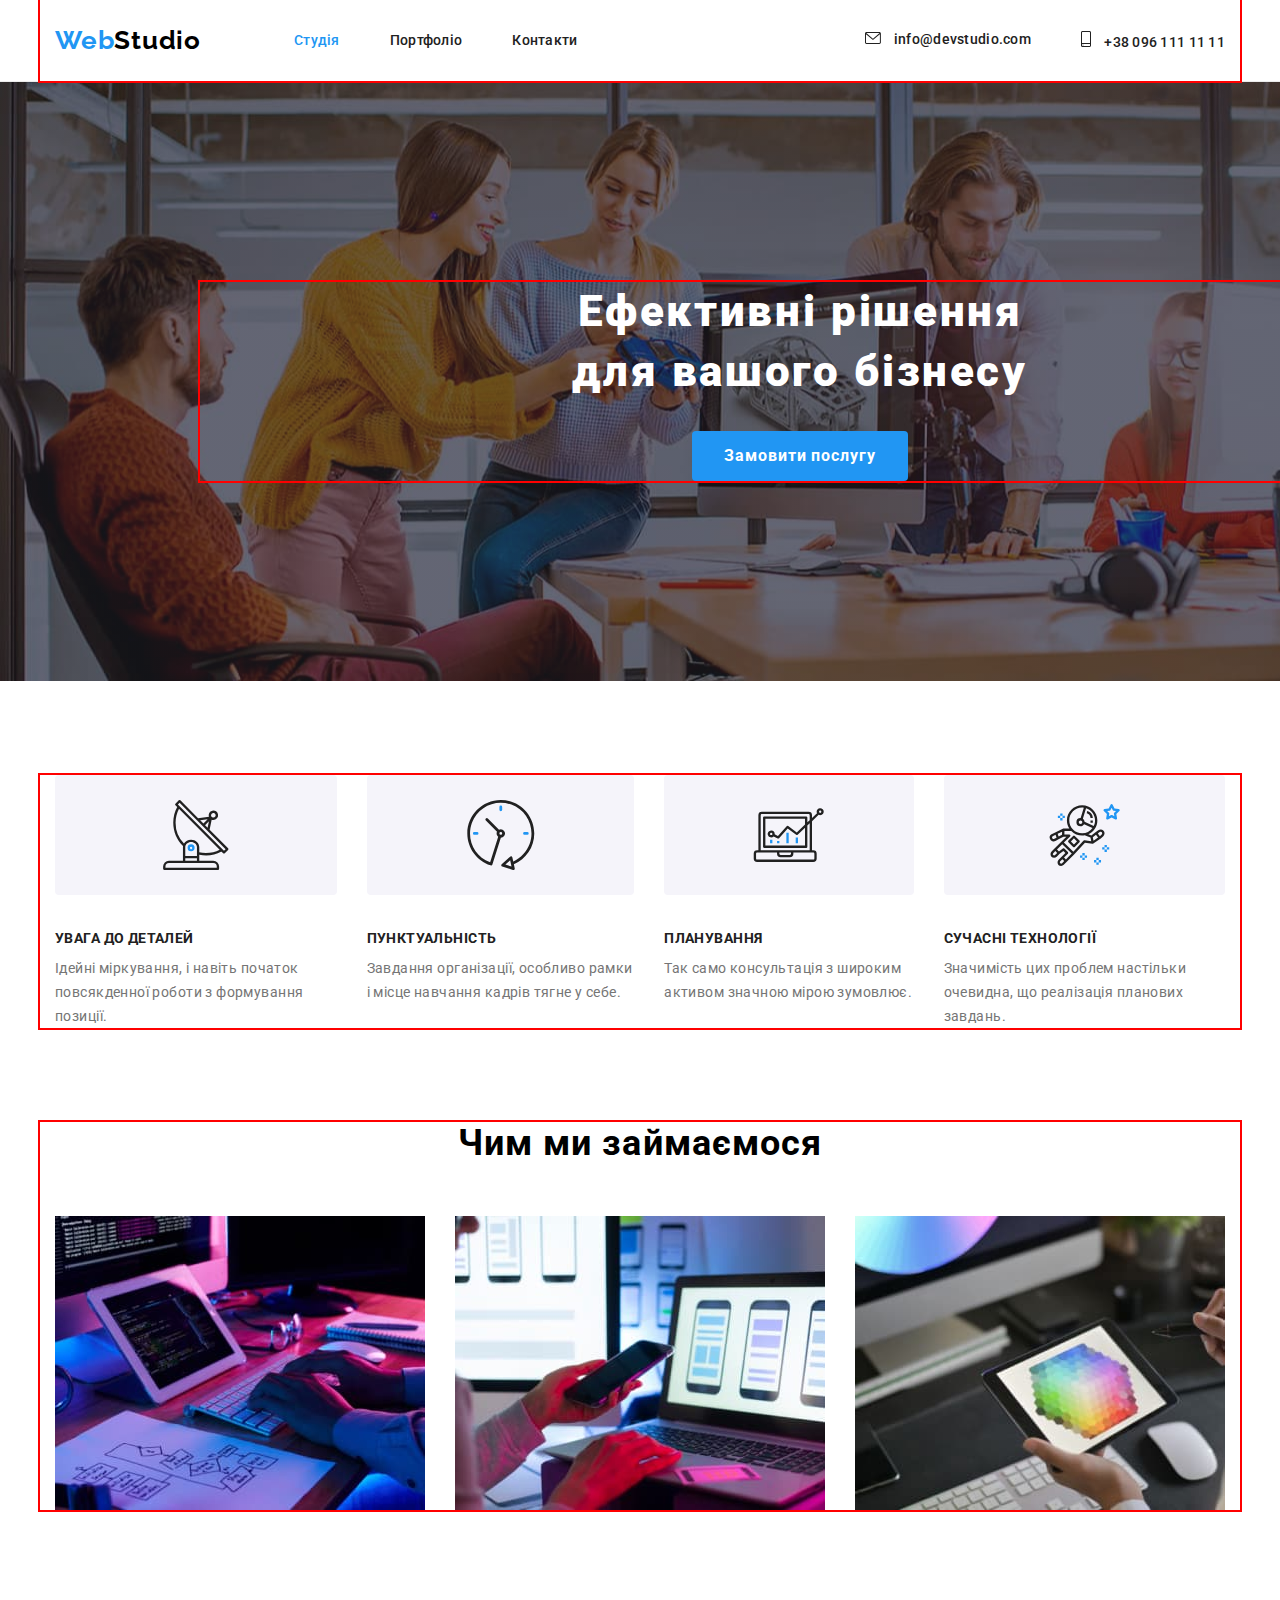
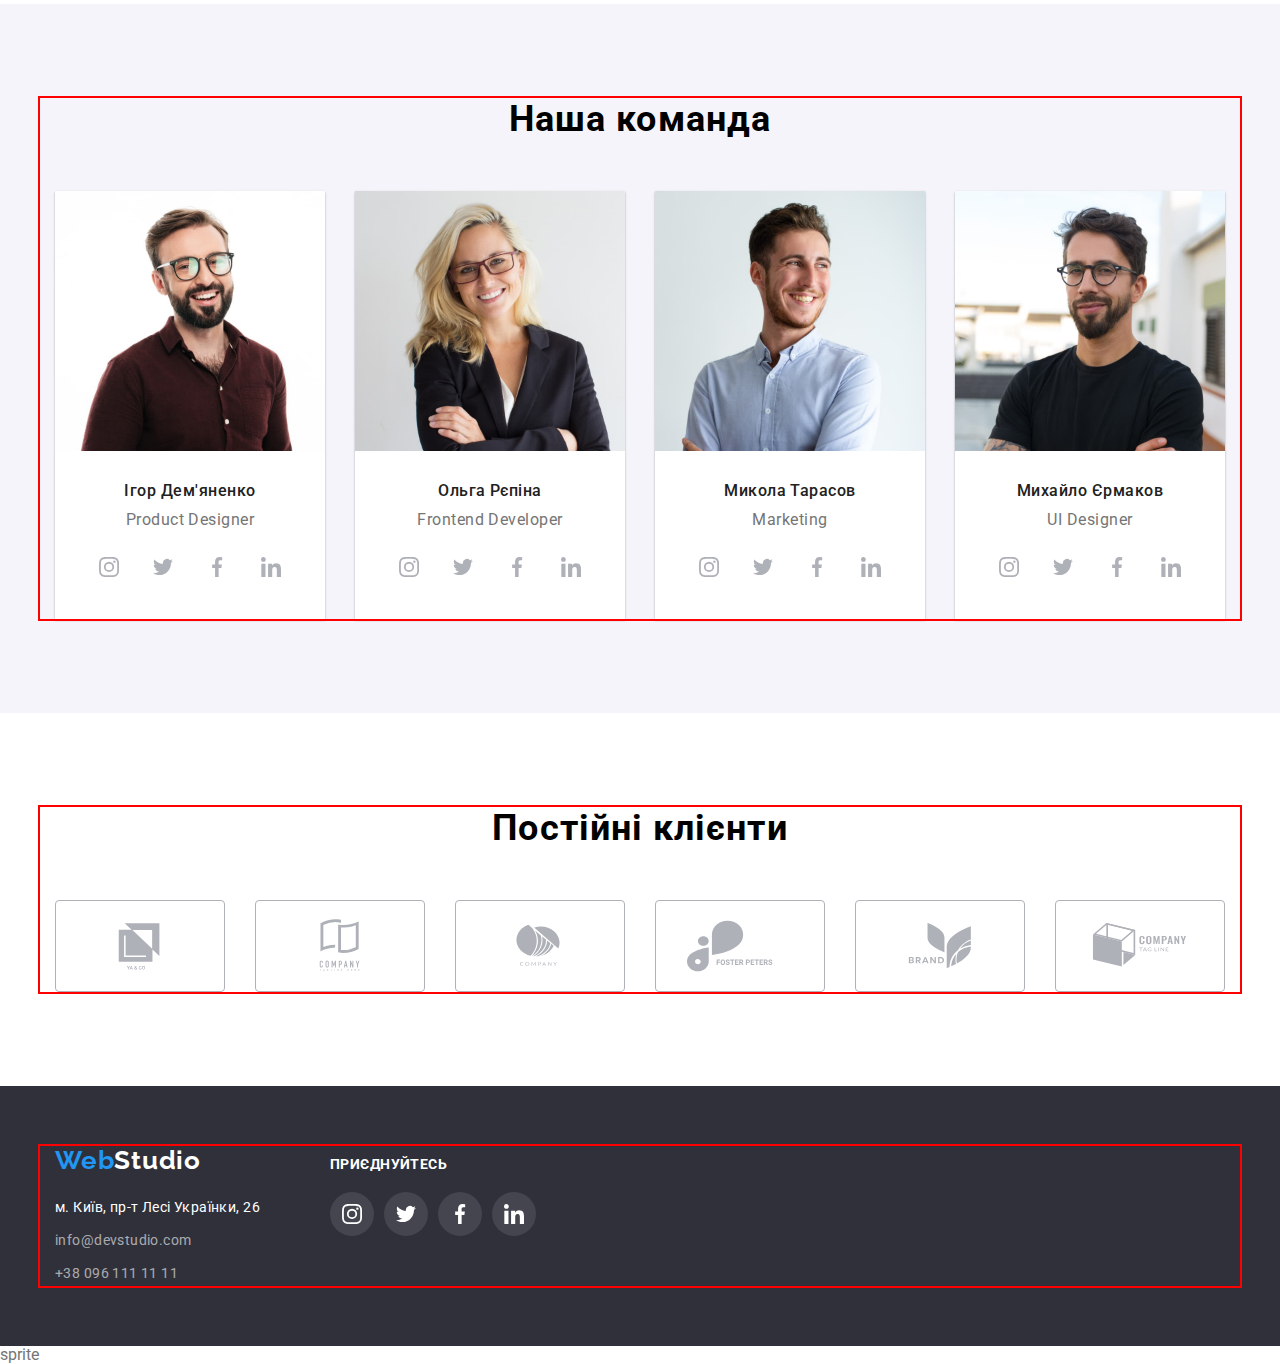
<file: index.html>
<!DOCTYPE html>
<html lang="en">

<head>
  <meta charset="UTF-8">
  <meta name="viewport" content="width=device-width, initial-scale=1.0">
  <link rel="preconnect" href="https://fonts.googleapis.com">
  <link rel="preconnect" href="https://fonts.gstatic.com" crossorigin>
  <link href="https://fonts.googleapis.com/css2?family=Raleway:wght@700&family=Roboto:wght@400;500;700;900&display=swap"
    rel="stylesheet">
  <title>hw4</title>
  <link rel="stylesheet" href="https://cdnjs.cloudflare.com/ajax/libs/modern-normalize/2.0.0/modern-normalize.min.css">
  <link rel="stylesheet" href="./css/styles.css">
</head>

<body>

  <!-- header -->
  <header class="head">

    <div class="head-container container">

      <a class="logo" href="./index.html"><span class="logo-blue">Web</span>Studio</a>

      <nav class="head-nav ">
        <ul class="nav-sait">
          <li><a class="sait-link current" href="./index.html">Студія</a></li>
          <li><a class="sait-link" href="./portfolio.html">Портфоліо</a></li>
          <li><a class="sait-link" href="#contact">Контакти</a></li>
        </ul>
      </nav>

      <ul class="head-contact">
        <li>
          <a class="contact-link" href="mailto:info@devstudio.com">
            <svg class="contact-icon" width="16" height="12">
              <use href="./svg/sprite.svg#envelope"></use>
            </svg>
            info@devstudio.com
          </a>
        </li>
        <li>
          <a class="contact-link" href="tel:+380961111111">
            <svg class="contact-icon" width="10" height="16">
              <use href="./svg/sprite.svg#smartphone"></use>
            </svg>
            +38 096 111 11 11
          </a>
        </li>
      </ul>

    </div>

  </header>

  <!-- main -->
  <main>

    <!-- hero -->

    <section class="hero">

      <div class="container">
        <h1 class="hero-title">Ефективні рішення <br> для вашого бізнесу</h1>
        <button class="hero-btn button primary" type="button">Замовити послугу</button>
      </div>

    </section>

    <!-- quality -->
    <section class="quality section">

      <div class="quality-container container">

        <!--h2 скрыт  на стилизации-->
        <h2 class="visually-hidden">Качества компаніі</h2>

        <ul class="quality-list">
          <li class="quality-item">
            <svg class="quality-icon" width="70" height="70">
              <use href="./svg/sprite.svg#antenna"></use>
            </svg>
            <h3 class="quality-title">УВАГА ДО ДЕТАЛЕЙ</h3>
            <p class="quality-text">Ідейні міркування, і навіть початок повсякденної роботи з формування позиції.</p>
          </li>
          <li class="quality-item">
            <svg class="quality-icon" width="70" height="70">
              <use href="./svg/sprite.svg#clock"></use>
            </svg>
            <h3 class="quality-title">ПУНКТУАЛЬНІСТЬ</h3>
            <p class="quality-text">Завдання організації, особливо рамки і місце навчання кадрів тягне у себе.
            </p>
          </li>
          <li class="quality-item">
            <svg class="quality-icon" width="70" height="70">
              <use href="./svg/sprite.svg#diagram"></use>
            </svg>
            <h3 class="quality-title">ПЛАНУВАННЯ</h3>
            <p class="quality-text">Так само консультація з широким активом значною мірою зумовлює.
            </p>
          </li>
          <li class="quality-item">
            <svg class="quality-icon" width="70" height="70">
              <use href="./svg/sprite.svg#astronaut"></use>
            </svg>
            <h3 class="quality-title">СУЧАСНІ ТЕХНОЛОГІЇ</h3>
            <p class="quality-text">Значимість цих проблем настільки очевидна, що реалізація планових завдань.
            </p>
          </li>
        </ul>

      </div>
    </section>

    <!-- What are we doing  specialty -->
    <section class="specialty section ">
      <div class="container">

        <h2 class="specialty-title section-title">Чим ми займаємося</h2>

        <ul class="specialty-list">
          <li class="specialty-item"><img src="./images/studio/box1.jpg" alt="Десктопні програми" width="370"
              height="294"></li>
          <li class="specialty-item"><img src="./images/studio/box2.jpg" alt="Мобільні програми" width="370"
              height="294"></li>
          <li class="specialty-item"><img src="./images/studio/box3.jpg" alt="Дизайнерскі рішення" width="370"
              height="294"></li>
        </ul>

      </div>
    </section>

    <!-- our team -->
    <section class="team section">
      <div class="container">

        <h2 class="section-title">Наша команда</h2>

        <ul class="team-list">
          <li class="team-item">
            <img class="team-img" src="./images/studio/img.jpg" alt="Frontend Developer" width="270" height="260">
            <div class="team-content">
              <h3 class="team-title">Ігор Дем'яненко</h3>
              <p class="team-profession">Product Designer</p>
              <ul class="team-networks networks">
                <li class="networks-item">
                  <a class="networks-link" href="https://www.instagram.com/" target="_blank"
                    rel="noopener noreferrer nofollow">
                    <svg class="networks-icon" width="20" height="20">
                      <use href="./svg/sprite.svg#instagram"></use>
                    </svg>
                  </a>
                </li>
                <li class="networks-item">
                  <a class="networks-link" href="https://twitter.com/" target="_blank"
                    rel="noopener noreferrer nofollow">
                    <svg class="networks-icon" width="20" height="20">
                      <use href="./svg/sprite.svg#twitter"></use>
                    </svg>
                  </a>
                </li>
                <li class="networks-item">
                  <a class="networks-link" href="https://www.facebook.com/" target="_blank"
                    rel="noopener noreferrer nofollow">
                    <svg class="networks-icon" width="20" height="20">
                      <use href="./svg/sprite.svg#facebook"></use>
                    </svg>
                  </a>
                </li>
                <li class="networks-item">
                  <a class="networks-link" href="https://www.linkedin.com/" target="_blank"
                    rel="noopener noreferrer nofollow">
                    <svg class="networks-icon" width="20" height="20">
                      <use href="./svg/sprite.svg#linkedin"></use>
                    </svg>
                  </a>
                </li>
              </ul>
            </div>
          </li>
          <li class="team-item">
            <img class="team-img" src="./images/studio/img2.jpg" alt="Frontend Developer" width="270" height="260">
            <div class="team-content">
              <h3 class="team-title">Ольга Рєпіна</h3>
              <p class="team-profession">Frontend Developer</p>
              <ul class="team-networks networks">
                <li class="networks-item">
                  <a class="networks-link" href="https://www.instagram.com/" target="_blank"
                    rel="noopener noreferrer nofollow">
                    <svg class="networks-icon" width="20" height="20">
                      <use href="./svg/sprite.svg#instagram"></use>
                    </svg>
                  </a>
                </li>
                <li class="networks-item">
                  <a class="networks-link" href="https://twitter.com/" target="_blank"
                    rel="noopener noreferrer nofollow">
                    <svg class="networks-icon" width="20" height="20">
                      <use href="./svg/sprite.svg#twitter"></use>
                    </svg>
                  </a>
                </li>
                <li class="networks-item">
                  <a class="networks-link" href="https://www.facebook.com/" target="_blank"
                    rel="noopener noreferrer nofollow">
                    <svg class="networks-icon" width="20" height="20">
                      <use href="./svg/sprite.svg#facebook"></use>
                    </svg>
                  </a>
                </li>
                <li class="networks-item">
                  <a class="networks-link" href="https://www.linkedin.com/" target="_blank"
                    rel="noopener noreferrer nofollow">
                    <svg class="networks-icon" width="20" height="20">
                      <use href="./svg/sprite.svg#linkedin"></use>
                    </svg>
                  </a>
                </li>
              </ul>
            </div>
          </li>
          <li class="team-item">
            <img class="team-img" src="./images/studio/img3.jpg" alt="Marketing" width="270" height="260">
            <div class="team-content">
              <h3 class="team-title">Микола Тарасов</h3>
              <p class="team-profession">Marketing</p>
              <ul class="team-networks networks">
                <li class="networks-item">
                  <a class="networks-link" href="https://www.instagram.com/" target="_blank"
                    rel="noopener noreferrer nofollow">
                    <svg class="networks-icon" width="20" height="20">
                      <use href="./svg/sprite.svg#instagram"></use>
                    </svg>
                  </a>
                </li>
                <li class="networks-item">
                  <a class="networks-link" href="https://twitter.com/" target="_blank"
                    rel="noopener noreferrer nofollow">
                    <svg class="networks-icon" width="20" height="20">
                      <use href="./svg/sprite.svg#twitter"></use>
                    </svg>
                  </a>
                </li>
                <li class="networks-item">
                  <a class="networks-link" href="https://www.facebook.com/" target="_blank"
                    rel="noopener noreferrer nofollow">
                    <svg class="networks-icon" width="20" height="20">
                      <use href="./svg/sprite.svg#facebook"></use>
                    </svg>
                  </a>
                </li>
                <li class="networks-item">
                  <a class="networks-link" href="https://www.linkedin.com/" target="_blank"
                    rel="noopener noreferrer nofollow">
                    <svg class="networks-icon" width="20" height="20">
                      <use href="./svg/sprite.svg#linkedin"></use>
                    </svg>
                  </a>
                </li>
              </ul>
            </div>
          </li>
          <li class="team-item">
            <img class="team-img" src="./images/studio/img4.jpg" alt="UI Designe" width="270" height="260">
            <div class="team-content">
              <h3 class="team-title">Михайло Єрмаков</h3>
              <p class="team-profession">UI Designer</p>
              <ul class="team-networks networks">
                <li class="networks-item">
                  <a class="networks-link" href="https://www.instagram.com/" target="_blank"
                    rel="noopener noreferrer nofollow">
                    <svg class="networks-icon" width="20" height="20">
                      <use href="./svg/sprite.svg#instagram"></use>
                    </svg>
                  </a>
                </li>
                <li class="networks-item">
                  <a class="networks-link" href="https://twitter.com/" target="_blank"
                    rel="noopener noreferrer nofollow">
                    <svg class="networks-icon" width="20" height="20">
                      <use href="./svg/sprite.svg#twitter"></use>
                    </svg>
                  </a>
                </li>
                <li class="networks-item">
                  <a class="networks-link" href="https://www.facebook.com/" target="_blank"
                    rel="noopener noreferrer nofollow">
                    <svg class="networks-icon" width="20" height="20">
                      <use href="./svg/sprite.svg#facebook"></use>
                    </svg>
                  </a>
                </li>
                <li class="networks-item">
                  <a class="networks-link" href="https://www.linkedin.com/" target="_blank"
                    rel="noopener noreferrer nofollow">
                    <svg class="networks-icon" width="20" height="20">
                      <use href="./svg/sprite.svg#linkedin"></use>
                    </svg>
                  </a>
                </li>
              </ul>
            </div>
          </li>
        </ul>

      </div>
    </section>

    <!-- clients -->
    <section class="clients section">

      <div class="container">

        <h2 class="clients-title section-title">Постійні клієнти</h2>

        <ul class="clients-list">

          <li class="clients-item">
            <a class="clients-link" href="" target="_blank" rel="noopener noreferrer nofollow">
              <svg class="clients-icon" width="106" height="60">
                <use href="./svg/sprite.svg#client1"></use>
              </svg>
            </a>
          </li>
          <li class="clients-item">
            <a class="clients-link" href="" target="_blank" rel="noopener noreferrer nofollow">
              <svg class="clients-icon" width="106" height="60">
                <use href="./svg/sprite.svg#client2"></use>
              </svg>
            </a>
          </li>
          <li class="clients-item">
            <a class="clients-link" href="" target="_blank" rel="noopener noreferrer nofollow">
              <svg class="clients-icon" width="106" height="60">
                <use href="./svg/sprite.svg#client3"></use>
              </svg>
            </a>
          </li>
          <li class="clients-item">
            <a class="clients-link" href="" target="_blank" rel="noopener noreferrer nofollow">
              <svg class="clients-icon" width="106" height="60">
                <use href="./svg/sprite.svg#client4"></use>
              </svg>
            </a>
          </li>
          <li class="clients-item">
            <a class="clients-link" href="" target="_blank" rel="noopener noreferrer nofollow">
              <svg class="clients-icon" width="106" height="60">
                <use href="./svg/sprite.svg#client5"></use>
              </svg>
            </a>
          </li>
          <li class="clients-item">
            <a class="clients-link" href="" target="_blank" rel="noopener noreferrer nofollow">
              <svg class="clients-icon" width="106" height="60">
                <use href="./svg/sprite.svg#client6"></use>
              </svg>
            </a>
          </li>
        </ul>

      </div>
    </section>

  </main>

  <!--footter-->
  <footer class="footer">
    <div class="footer-container container">

      <div class="footer-nav">
        <a class="logo footer-logo" href="./index.html"><span class="logo-blue">Web</span>Studio</a>

        <!-- fotter address -->
        <address class="footer-address" id="contact">

          <ul class="address-list">
            <li class="address-item">
              <a class="address-map address-hover"
                href="https://www.google.com/maps/place/GREEN+HOUSE/@48.90028,23.3077456,17z/data=!4m9!3m8!1s0x473989dc6a29fd1f:0xf99ad398de3efd34!5m2!4m1!1i2!8m2!3d48.8999723!4d23.3089486!16s%2Fg%2F11qqn3vghm?entry=ttu"
                target="_blank" rel="noopener noreferrer nofollow">
                м. Київ, пр-т Лесі Українки, 26
              </a>
            </li>
            <li class="address-item">
              <a class="address-contact address-hover" href="mailto:info@devstudio.com">info@devstudio.com</a>
            </li>
            <li class="address-item">
              <a class="address-contact address-hover" href="tel:+380961111111">+38 096 111 11 11</a>
            </li>
          </ul>

        </address>
      </div>

      <!-- fotter networks -->
      <div class="fotter-social">
        <h3 class="social-title">приєднуйтесь</h3>
        <ul class="networks">
          <li class="networks-item">
            <a class="networks-link" href="https://www.instagram.com/" target="_blank"
              rel="noopener noreferrer nofollow">
              <svg class="networks-icon" width="20" height="20">
                <use href="./svg/sprite.svg#instagram"></use>
              </svg>
            </a>
          </li>
          <li class="networks-item">
            <a class="networks-link" href="https://twitter.com/" target="_blank" rel="noopener noreferrer nofollow">
              <svg class="networks-icon" width="20" height="20">
                <use href="./svg/sprite.svg#twitter"></use>
              </svg>
            </a>
          </li>
          <li class="networks-item">
            <a class="networks-link" href="https://www.facebook.com/" target="_blank"
              rel="noopener noreferrer nofollow">
              <svg class="networks-icon" width="20" height="20">
                <use href="./svg/sprite.svg#facebook"></use>
              </svg>
            </a>
          </li>
          <li class="networks-item">
            <a class="networks-link" href="https://www.linkedin.com/" target="_blank"
              rel="noopener noreferrer nofollow">
              <svg class="networks-icon" width="20" height="20">
                <use href="./svg/sprite.svg#linkedin"></use>
              </svg>
            </a>
          </li>
        </ul>
      </div>

    </div>
  </footer>sprite

</body>

</html>
</file>
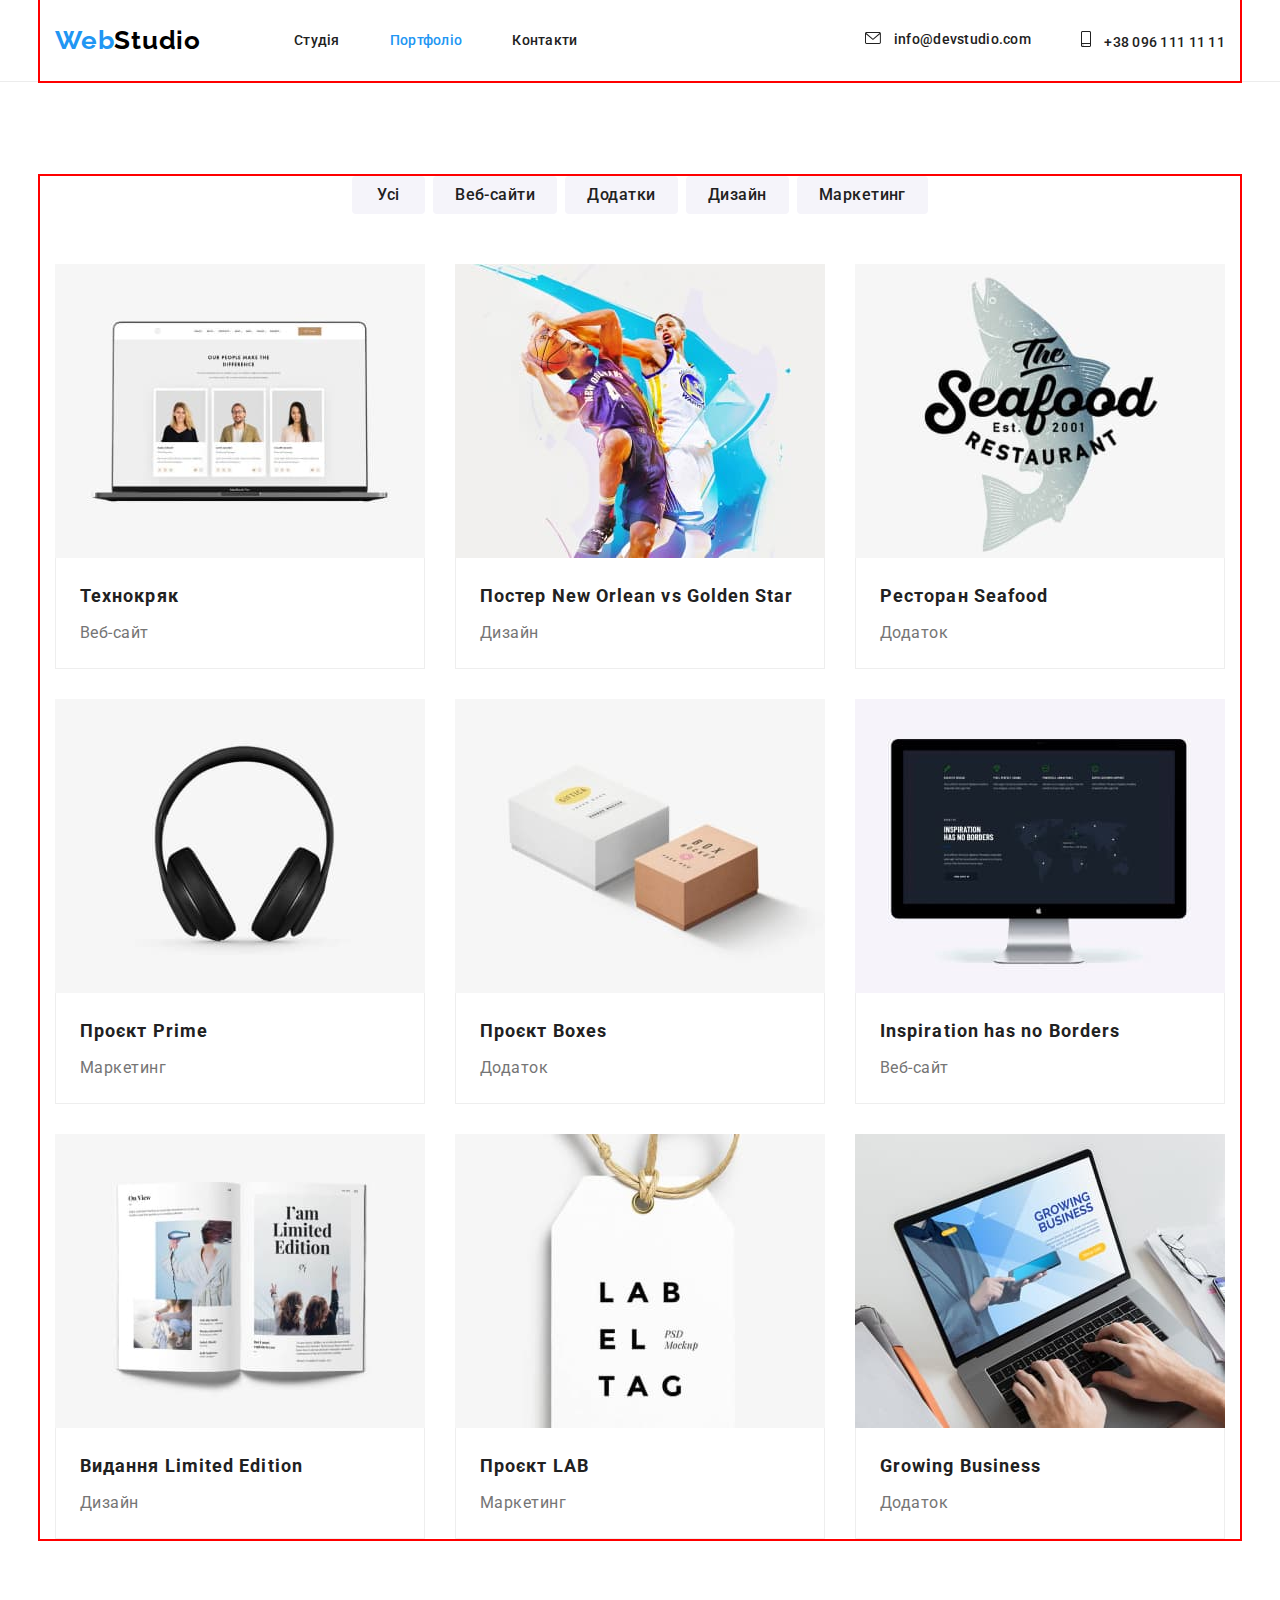
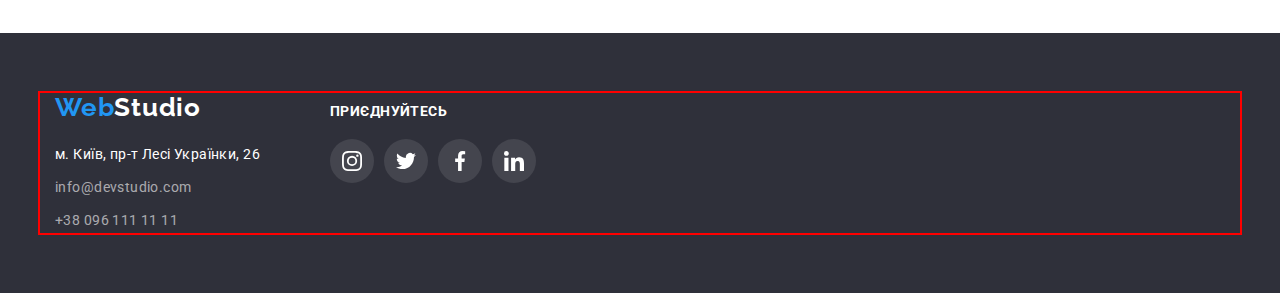
<file: portfolio.html>
<!DOCTYPE html>
<html lang="en">

<head>
  <meta charset="UTF-8">
  <meta name="viewport" content="width=device-width, initial-scale=1.0">
  <link rel="preconnect" href="https://fonts.googleapis.com">
  <link rel="preconnect" href="https://fonts.gstatic.com" crossorigin>
  <link href="https://fonts.googleapis.com/css2?family=Raleway:wght@700&family=Roboto:wght@400;500;700;900&display=swap"
    rel="stylesheet">
  <title>hw-02</title>
  <link rel="stylesheet" href="https://cdnjs.cloudflare.com/ajax/libs/modern-normalize/2.0.0/modern-normalize.min.css">
  <link rel="stylesheet" href="./css/styles.css">
</head>

<body>
  <!-- header -->
  <header class="head">

    <div class="head-container container">

      <a class="logo" href="./index.html"><span class="logo-blue">Web</span>Studio</a>

      <nav class="head-nav ">
        <ul class="nav-sait">
          <li><a class="sait-link" href="./index.html">Студія</a></li>
          <li><a class="sait-link current" href="./portfolio.html">Портфоліо</a></li>
          <li><a class="sait-link" href="#contact">Контакти</a></li>
        </ul>
      </nav>

      <ul class="head-contact">
        <li>
          <a class="contact-link" href="mailto:info@devstudio.com">
            <svg class="contact-icon" width="16" height="12">
              <use href="./svg/sprite.svg#envelope"></use>
            </svg>
            info@devstudio.com
          </a>
        </li>
        <li>
          <a class="contact-link" href="tel:+380961111111">
            <svg class="contact-icon" width="10" height="16">
              <use href="./svg/sprite.svg#smartphone"></use>
            </svg>
            +38 096 111 11 11
          </a>
        </li>
      </ul>

    </div>

  </header>

  <!-- main -->
  <main>

    <!-- portfolio project -->
    <section class="portfolio section">

      <h1 class="visually-hidden">portfolio</h1>

      <div class="container">
        <!-- portfolio filter -->

        <div class="filter-container">

          <ul class="filter-list">
            <li><button class="filter-btn button" type="button">Усі</button></li>
            <li><button class="filter-btn button" type="button">Веб-сайти</button></li>
            <li><button class="filter-btn button" type="button">Додатки</button></li>
            <li><button class="filter-btn button" type="button">Дизайн</button></li>
            <li><button class="filter-btn button" type="button">Маркетинг</button></li>
          </ul>

        </div>

        <!-- portfolio project -->

        <div class="project-container">

          <ul class="project-list">

            <li>
              <article class="project-card">
                <a href="" target="_blank" rel="noopener noreferrer nofollow">
                  <img src="./images/portfolio/techno.jpg" alt="techno">
                  <div class="card-info">
                    <h3 class="card-title">Технокряк</h3>
                    <p class="card-marker">Веб-сайт</p>
                  </div>
                </a>
              </article>
            </li>

            <li>
              <article class="project-card">
                <a href="" target="_blank" rel="noopener noreferrer nofollow">
                  <img src="./images/portfolio/orlean.jpg" alt="New Orlean vs Golden Star">
                  <div class="card-info">
                    <h3 class="card-title">Постер New Orlean vs Golden Star</h3>
                    <p class="card-marker">Дизайн</p>
                  </div>
                </a>
              </article>
            </li>

            <li>
              <article class="project-card">
                <a href="" target="_blank" rel="noopener noreferrer nofollow">
                  <img src="./images/portfolio/seafood.jpg" alt="Seafood">
                  <div class="card-info">
                    <h3 class="card-title">Ресторан Seafood</h3>
                    <p class="card-marker">Додаток</p>
                  </div>
                </a>
              </article>
            </li>

            <li>
              <article class="project-card">
                <a href="" target="_blank" rel="noopener noreferrer nofollow">
                  <img src="./images/portfolio/prime.jpg" alt="Prime">
                  <div class="card-info">
                    <h3 class="card-title">Проєкт Prime</h3>
                    <p class="card-marker">Маркетинг</p>
                  </div>
                </a>
              </article>
            </li>

            <li>
              <article class="project-card">
                <a href="" target="_blank" rel="noopener noreferrer nofollow">
                  <img src="./images/portfolio/boxes.jpg" alt="Boxes">
                  <div class="card-info">
                    <h3 class="card-title">Проєкт Boxes</h3>
                    <p class="card-marker">Додаток</p>
                  </div>
                </a>
              </article>
            </li>

            <li>
              <article class="project-card">
                <a href="" target="_blank" rel="noopener noreferrer nofollow">
                  <img src="./images/portfolio/inspiration.jpg" alt="Inspiration has no Borders">
                  <div class="card-info">
                    <h3 class="card-title">Inspiration has no Borders</h3>
                    <p class="card-marker">Веб-сайт</p>
                  </div>
                </a>
              </article>
            </li>

            <li>
              <article class="project-card">
                <a href="" target="_blank" rel="noopener noreferrer nofollow">
                  <img src="./images/portfolio/edition.jpg" alt="Limited Edition">
                  <div class="card-info">
                    <h3 class="card-title">Видання Limited Edition</h3>
                    <p class="card-marker">Дизайн</p>
                  </div>
                </a>
              </article>
            </li>


            <li>
              <article class="project-card">
                <a href="" target="_blank" rel="noopener noreferrer nofollow">
                  <img src="./images/portfolio/lab.jpg" alt="LAB">
                  <div class="card-info">
                    <h3 class="card-title">Проєкт LAB</h3>
                    <p class="card-marker">Маркетинг</p>
                  </div>
                </a>
              </article>
            </li>

            <li>
              <article class="project-card">
                <a href="" target="_blank" rel="noopener noreferrer nofollow">
                  <img src="./images/portfolio/business.jpg" alt="Growing Business">
                  <div class="card-info">
                    <h3 class="card-title">Growing Business</h3>
                    <p class="card-marker">Додаток</p>
                  </div>
                </a>
              </article>
            </li>

          </ul>

        </div>

      </div>

    </section>
  </main>

  <!--footter-->
  <footer class="footer">
    <div class="footer-container container">

      <div class="footer-nav">
        <a class="logo footer-logo" href="./index.html"><span class="logo-blue">Web</span>Studio</a>

        <!-- fotter address -->
        <address class="footer-address" id="contact">

          <ul class="address-list">
            <li class="address-item">
              <a class="address-map address-hover"
                href="https://www.google.com/maps/place/GREEN+HOUSE/@48.90028,23.3077456,17z/data=!4m9!3m8!1s0x473989dc6a29fd1f:0xf99ad398de3efd34!5m2!4m1!1i2!8m2!3d48.8999723!4d23.3089486!16s%2Fg%2F11qqn3vghm?entry=ttu"
                target="_blank" rel="noopener noreferrer nofollow">
                м. Київ, пр-т Лесі Українки, 26
              </a>
            </li>
            <li class="address-item">
              <a class="address-contact address-hover" href="mailto:info@devstudio.com">info@devstudio.com</a>
            </li>
            <li class="address-item">
              <a class="address-contact address-hover" href="tel:+380961111111">+38 096 111 11 11</a>
            </li>
          </ul>

        </address>
      </div>

      <!-- fotter networks -->
      <div class="fotter-social">
        <h3 class="social-title">приєднуйтесь</h3>
        <ul class="networks">
          <li class="networks-item">
            <a class="networks-link" href="https://www.instagram.com/" target="_blank"
              rel="noopener noreferrer nofollow">
              <svg class="networks-icon" width="20" height="20">
                <use href="./svg/sprite.svg#instagram"></use>
              </svg>
            </a>
          </li>
          <li class="networks-item">
            <a class="networks-link" href="https://twitter.com/" target="_blank" rel="noopener noreferrer nofollow">
              <svg class="networks-icon" width="20" height="20">
                <use href="./svg/sprite.svg#twitter"></use>
              </svg>
            </a>
          </li>
          <li class="networks-item">
            <a class="networks-link" href="https://www.facebook.com/" target="_blank"
              rel="noopener noreferrer nofollow">
              <svg class="networks-icon" width="20" height="20">
                <use href="./svg/sprite.svg#facebook"></use>
              </svg>
            </a>
          </li>
          <li class="networks-item">
            <a class="networks-link" href="https://www.linkedin.com/" target="_blank"
              rel="noopener noreferrer nofollow">
              <svg class="networks-icon" width="20" height="20">
                <use href="./svg/sprite.svg#linkedin"></use>
              </svg>
            </a>
          </li>
        </ul>
      </div>

    </div>
  </footer>

</body>

</html>
</file>
<file: css/styles.css>
:root {
  --primary-text-color: #757575;
  --title-text-color: #212121;
  --accent-color: #2196f3;
  --primary-whait-color: #ffffff;
  --primary-black-color: #000000;
  --color-with-transparency: rgba(255, 255, 255, 0.6);
  --color-section-background: #2f303a;
  --color-section-background2: #f5f4fa;
  --color-liane-card: #eeeeee;
  --hero-gradient: rgba(47, 48, 58, 0.4);
  --color-icon: #afb1b8;
  --color-icon-social: #AFB1B8;
  --color-social-bgfooter: rgba(255, 255, 255, 0.1);
}

/* color: #2196f3; */
/* color: #000000; */
/* color: #212121; */
/* color: #757575; */
/* color: #ffffff; */
/* background: #2f303a; */
/* color: rgba(255, 255, 255, 0.6); */
/* background: #f5f4fa; */

/* html {
  box-sizing: border-box;
}

*,
*::before,
*::after {
  block-size: inherit;
} */

/*------------------ general ------------*/
body {
  font-family: 'Roboto', sans-serif;
  background-color: var(--primary-whait-color);
  color: var(--primary-text-color);
  /* margin: 0; */

}

/*----------------utilits-------------- */

h1,
h2,
h3,
p {
  margin: 0;
}

ul {
  margin: 0;
  padding: 0;
  list-style: none;
}

a {
  display: inline-block;
  text-decoration: none;
  color: inherit;
  outline: 0px;
}

img {
  display: block;
  min-width: 100%;
  height: auto;
}

svg {
  fill: currentColor;
}

address {
  font-style: normal;
}

/* ---------------visually-hidden ------ */

.visually-hidden {
  position: absolute;
  clip: rect(0 0 0 0);
  width: 1px;
  height: 1px;
  margin: -1px;
}

/*  --------------  button-----------------*/
.button {
  display: inline-block;
  border: 0;
  border-radius: 4px;
  padding: 10px 32px;

  /* font-family: inherit; */
  font-weight: 700;
  font-size: 16px;
  line-height: 1.875;
  letter-spacing: 0.06em;
  text-align: center;

  background-color: var(--primary-whait-color);
  color: var(--title-text-color);
  cursor: pointer;
}

.button.primary {
  background-color: var(--accent-color);
  color: var(--primary-whait-color);
}

.button.primary:hover,
.button.primary:focus {
  background-color: var(--primary-whait-color);
  color: var(--accent-color);
}

/* -------section, container-----------*/

.section {
  padding-top: 94px;
  padding-bottom: 94px;
}

.section-title {
  margin-bottom: 50px;
  /* font-weight: 700; */
  font-size: 36px;
  letter-spacing: 0.03em;
  line-height: 1.2;
  text-align: center;

  color: var(--primary-black-color);
}

.container {
  margin-right: auto;
  margin-left: auto;
  width: 1200px;
  padding-right: 15px;
  padding-left: 15px;
  outline: 2px solid red;
}

/*  ---------------- header -----------------  */
.head {
  font-weight: 500;
  font-size: 14px;
  line-height: 1.2;
  letter-spacing: 0.02em;
  border-bottom: 1px solid #ececec;

}

.head-container {
  display: flex;
  align-items: center;
}

.nav-sait {
  display: flex;
  column-gap: 50px;
  margin-left: 93px;
}

.head-contact {
  display: flex;
  column-gap: 50px;
  margin-left: auto;
}

.logo {
  font-family: "Raleway", sans-serif;
  font-weight: 700;
  font-size: 26px;
  letter-spacing: 0.03em;

  color: var(--primary-black-color);
}

.logo-blue {
  color: var(--accent-color);
}

.sait-link {
  padding-top: 32px;
  padding-bottom: 32px;
  color: var(--title-text-color);
}

.sait-link:hover,
.sait-link:focus,
.sait-link.current {
  color: var(--accent-color);
}

.contact-link {
  color: var(--title-text-color);
}

.contact-icon {
  margin-right: 10px;
}

.contact-link:hover,
.contact-link:focus,
.contact-icon:hover,
.contact-icon:focus {
  color: var(--accent-color);
}

/* --------------------hero ---------------------*/
.hero {
  min-width: 1600px;
  margin-left: auto;
  margin-right: auto;
  padding-top: 200px;
  padding-bottom: 200px;
  background-color: var(--color-section-background);
  text-align: center;
  background-image: linear-gradient(to right,
      var(--hero-gradient),
      var(--hero-gradient)), url(../images/bghero.jpg);
  background-position: center;
  background-repeat: no-repeat;
  background-size: cover;

}

.hero-title {
  margin-bottom: 30px;

  font-weight: 900;
  font-size: 44px;
  line-height: 1.36;
  letter-spacing: 0.06em;
  color: var(--primary-whait-color);
}

.hero-btn {
  min-width: 216px;
}

/* --------------------------quality---------------- */
.quality-list {
  display: flex;
  column-gap: 30px;
}

.quality-icon {
  width: 100%;
  height: 120px;
  padding-top: 25px;
  padding-bottom: 25px;
  margin-bottom: 30px;
  border-radius: 4px;
  background: var(--color-section-background2);
}

.quality-title {
  margin-bottom: 10px;
  /* font-weight: 700; */
  font-size: 14px;
  line-height: 1.2;
  letter-spacing: 0.03em;
  color: var(--title-text-color);
}

.quality-text {
  /* font-weight: 400; */
  font-size: 14px;
  line-height: 1.71;
  letter-spacing: 0.03em;
}

/* ----------------------What are we doing specialty --------*/

.specialty {
  padding-top: 0;
}

.specialty-list {
  display: flex;
  column-gap: 30px;
}

.specialty-item {
  flex-basis: calc((100% - 2*30)/3);
}

/* ---------------------our team---------- */
.team {
  background: var(--color-section-background2);
}

.team-list {
  display: flex;
  gap: 30px;
}

.team-content {
  margin-top: 30px;
  margin-bottom: 30px;
}

.team-item {
  flex-basis: calc((100% - 3*30)/4);

  background: var(--primary-whait-color);
  box-shadow: 0 2px 1px 0 rgba(0, 0, 0, 0.2), 0 1px 1px 0 rgba(0, 0, 0, 0.14),
    0 1px 3px 0 rgba(0, 0, 0, 0.12);
}

.team-title {
  margin-bottom: 10px;
  font-weight: 500;
  font-size: 16px;
  line-height: 1.2;
  letter-spacing: 0.03em;
  text-align: center;
  color: var(--title-text-color);
}

.team-profession {
  margin-bottom: 16px;
  /* font-weight: 400; */
  font-size: 16px;
  line-height: 1.2;
  letter-spacing: 0.03em;
  text-align: center;
}

/* ==============social========== */

.networks {
  display: flex;
  gap: 10px;
  justify-content: center;
}

.networks-link {
  display: flex;
  justify-content: center;
  align-items: center;
  width: 44px;
  height: 44px;
  border-radius: 50%;
  color: var(--color-icon-social);
}

.networks-link:hover,
.networks-link:focus {
  color: var(--primary-whait-color);
  background-color: var(--accent-color);
}

/* .networks-link:hover .networks-icon {
  fill: #ffffff;
} */

/* ---------------------clients---------- */

.clients-title {
  margin-bottom: 50px;
}

.clients-list {
  display: flex;
  gap: 30px;

}

.clients-link {
  display: flex;
  justify-content: center;
  align-items: center;

  /*   display: block;
  padding: 16px 32px; */

  width: 170px;
  height: 92px;
  border: 1px solid var(--color-icon);
  border-radius: 4px;
  color: var(--color-icon);
}

.clients-link:hover,
.clients-link:focus {
  border: 1px solid var(--accent-color);
  color: var(--accent-color);
}

/* -------------------------footer -------------------*/
.footer {
  padding-top: 60px;
  padding-bottom: 60px;
  background: var(--color-section-background);
}

.footer-container {
  display: flex;
  align-items: baseline;
}

.footer-nav {
  margin-right: 70px;
}

.footer-logo {
  margin-bottom: 20px;

  color: var(--primary-whait-color);
}

.footer-address {
  font-weight: 400;
  font-size: 14px;
  line-height: 1.71;
  letter-spacing: 0.03em;
}

.address-item:not(:last-child) {
  margin-bottom: 9px;
}

.address-map {
  color: var(--primary-whait-color);
}

.address-hover:hover,
.address-hover:focus {
  color: var(--accent-color);
}

.address-contact {
  color: var(--color-with-transparency);
}

.social-title {
  margin-bottom: 20px;
  font-size: 14px;
  letter-spacing: 0.03em;
  text-transform: uppercase;
  color: #fff;
}

.footer .networks-link {
  color: var(--primary-whait-color);
  background-color: var(--color-social-bgfooter);
}

.footer .networks-link:hover,
.footer .networks-link:focus {
  background-color: var(--accent-color);
}


/* ---------------------portfolio------------------ */

/* ---------------portfolio filter------------------ */

.filter-container {
  padding-bottom: 50px;
}

.filter-list {
  display: flex;
  column-gap: 8px;
  justify-content: center;
}

.filter-btn {
  padding: 6px 22px;
  min-width: 73px;

  font-weight: 500;
  line-height: 1.625;
  letter-spacing: 0.03em;

  background: var(--color-section-background2);
}

.filter-btn:hover,
.filter-btn:focus {
  background: var(--accent-color);
  color: var(--primary-whait-color);
  box-shadow: 0 2px 2px 0 rgba(0, 0, 0, 0.12), 0 1px 2px 0 rgba(0, 0, 0, 0.08), 0 3px 1px 0 rgba(0, 0, 0, 0.1);
}

/* --------------portfolio project--------- */

.project-list {
  display: flex;
  flex-wrap: wrap;
  gap: 30px;
}

.project-card {
  flex-basis: calc((100% - 2*30)/3);
}

.project-card:hover,
.project-card:focus {
  box-shadow: 1px 4px 6px 0 rgba(0, 0, 0, 0.16), 0 4px 4px 0 rgba(0, 0, 0, 0.06), 0 1px 1px 0 rgba(0, 0, 0, 0.12);
}

.card-info {
  padding: 20px 24px;
  border-right: 1px solid var(--color-liane-card);
  border-bottom: 1px solid var(--color-liane-card);
  border-left: 1px solid var(--color-liane-card);
}

.card-title {
  margin-bottom: 4px;

  /* font-weight: 700; */
  font-size: 18px;
  line-height: 2;
  letter-spacing: 0.06em;
  color: var(--title-text-color);
}

.card-marker {
  /* font-weight: 400; */
  font-size: 16px;
  line-height: 1.88;
  letter-spacing: 0.03em;
}
</file>
